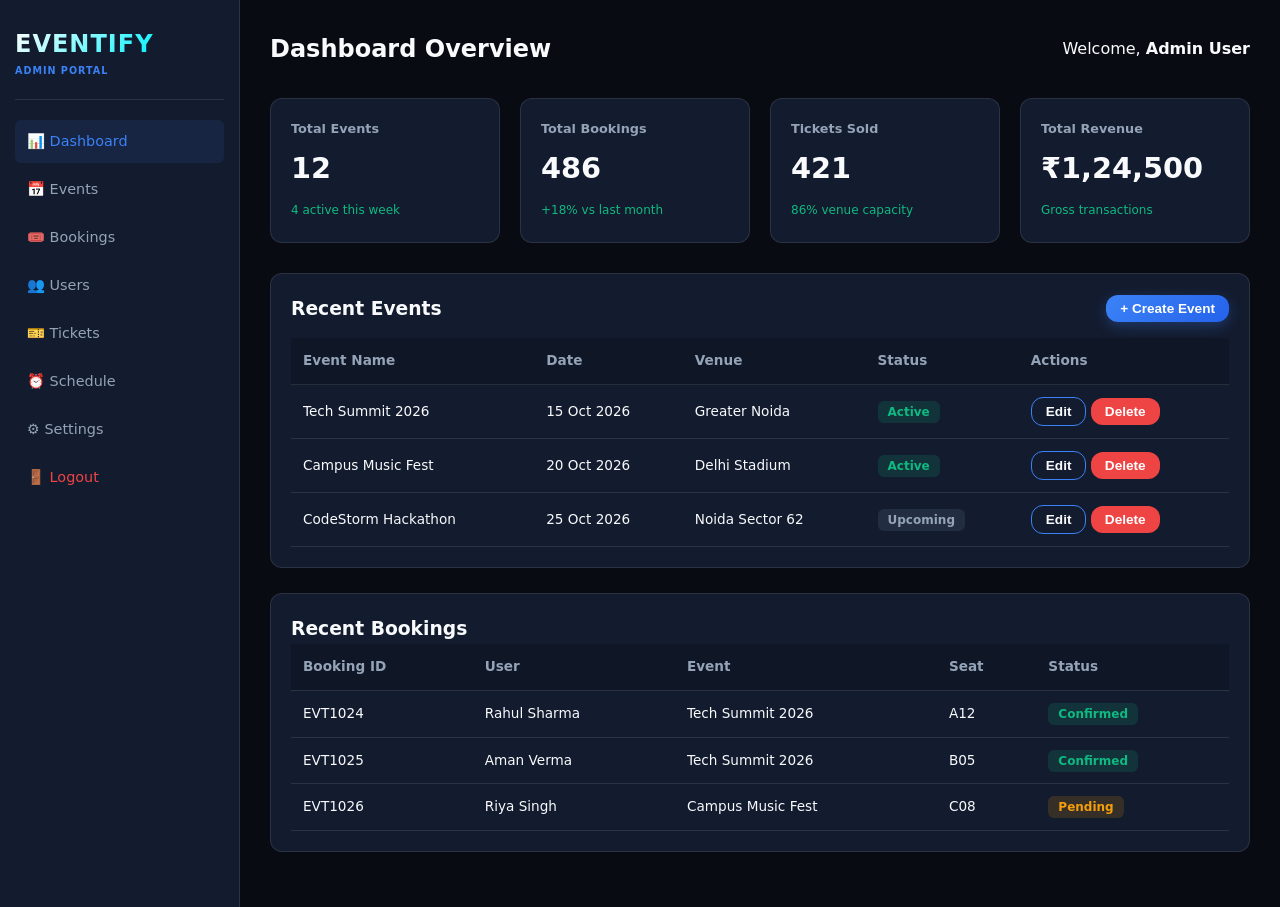
<file: admin.html>
<!DOCTYPE html>
<html lang="en">
<head>
  <meta charset="UTF-8">
  <meta name="viewport" content="width=device-width, initial-scale=1.0">
  <title>Admin Dashboard — Eventify</title>
  <link rel="stylesheet" href="style.css">
</head>
<body class="admin-body">

  <div class="admin-layout">
    
    <!-- Sidebar -->
    <aside class="admin-sidebar">
      <div class="sidebar-header">
        <span class="logo-text">EVENTIFY</span>
        <span class="admin-tag">ADMIN PORTAL</span>
      </div>

      <nav class="sidebar-nav">
        <a href="#" class="active">📊 Dashboard</a>
        <a href="events.html">📅 Events</a>
        <a href="#">🎟️ Bookings</a>
        <a href="#">👥 Users</a>
        <a href="tickets.html">🎫 Tickets</a>
        <a href="schedule.html">⏰ Schedule</a>
        <a href="#">⚙️ Settings</a>
        <a href="index.html" class="logout-link">🚪 Logout</a>
      </nav>
    </aside>

    <!-- Main Content Area -->
    <main class="admin-main">
      <header class="admin-header">
        <h2>Dashboard Overview</h2>
        <div class="admin-profile">
          <span>Welcome, <strong>Admin User</strong></span>
        </div>
      </header>

      <!-- Stat Cards -->
      <div class="stats-grid">
        <div class="stat-card">
          <h4>Total Events</h4>
          <span class="stat-num">12</span>
          <span class="stat-desc">4 active this week</span>
        </div>
        <div class="stat-card">
          <h4>Total Bookings</h4>
          <span class="stat-num">486</span>
          <span class="stat-desc">+18% vs last month</span>
        </div>
        <div class="stat-card">
          <h4>Tickets Sold</h4>
          <span class="stat-num">421</span>
          <span class="stat-desc">86% venue capacity</span>
        </div>
        <div class="stat-card">
          <h4>Total Revenue</h4>
          <span class="stat-num">₹1,24,500</span>
          <span class="stat-desc">Gross transactions</span>
        </div>
      </div>

      <!-- Recent Events Management Table -->
      <section class="admin-section">
        <div class="section-title-bar">
          <h3>Recent Events</h3>
          <button class="btn btn-sm btn-primary">+ Create Event</button>
        </div>
        <div class="table-responsive">
          <table class="admin-table">
            <thead>
              <tr>
                <th>Event Name</th>
                <th>Date</th>
                <th>Venue</th>
                <th>Status</th>
                <th>Actions</th>
              </tr>
            </thead>
            <tbody>
              <tr>
                <td>Tech Summit 2026</td>
                <td>15 Oct 2026</td>
                <td>Greater Noida</td>
                <td><span class="status-badge open">Active</span></td>
                <td>
                  <button class="btn btn-sm btn-outline">Edit</button>
                  <button class="btn btn-sm btn-danger">Delete</button>
                </td>
              </tr>
              <tr>
                <td>Campus Music Fest</td>
                <td>20 Oct 2026</td>
                <td>Delhi Stadium</td>
                <td><span class="status-badge open">Active</span></td>
                <td>
                  <button class="btn btn-sm btn-outline">Edit</button>
                  <button class="btn btn-sm btn-danger">Delete</button>
                </td>
              </tr>
              <tr>
                <td>CodeStorm Hackathon</td>
                <td>25 Oct 2026</td>
                <td>Noida Sector 62</td>
                <td><span class="status-badge soon">Upcoming</span></td>
                <td>
                  <button class="btn btn-sm btn-outline">Edit</button>
                  <button class="btn btn-sm btn-danger">Delete</button>
                </td>
              </tr>
            </tbody>
          </table>
        </div>
      </section>

      <!-- Recent Bookings Table -->
      <section class="admin-section">
        <h3>Recent Bookings</h3>
        <div class="table-responsive">
          <table class="admin-table">
            <thead>
              <tr>
                <th>Booking ID</th>
                <th>User</th>
                <th>Event</th>
                <th>Seat</th>
                <th>Status</th>
              </tr>
            </thead>
            <tbody>
              <tr>
                <td>EVT1024</td>
                <td>Rahul Sharma</td>
                <td>Tech Summit 2026</td>
                <td>A12</td>
                <td><span class="status-badge open">Confirmed</span></td>
              </tr>
              <tr>
                <td>EVT1025</td>
                <td>Aman Verma</td>
                <td>Tech Summit 2026</td>
                <td>B05</td>
                <td><span class="status-badge open">Confirmed</span></td>
              </tr>
              <tr>
                <td>EVT1026</td>
                <td>Riya Singh</td>
                <td>Campus Music Fest</td>
                <td>C08</td>
                <td><span class="status-badge urgent">Pending</span></td>
              </tr>
            </tbody>
          </table>
        </div>
      </section>

    </main>

  </div>

</body>
</html>
</file>
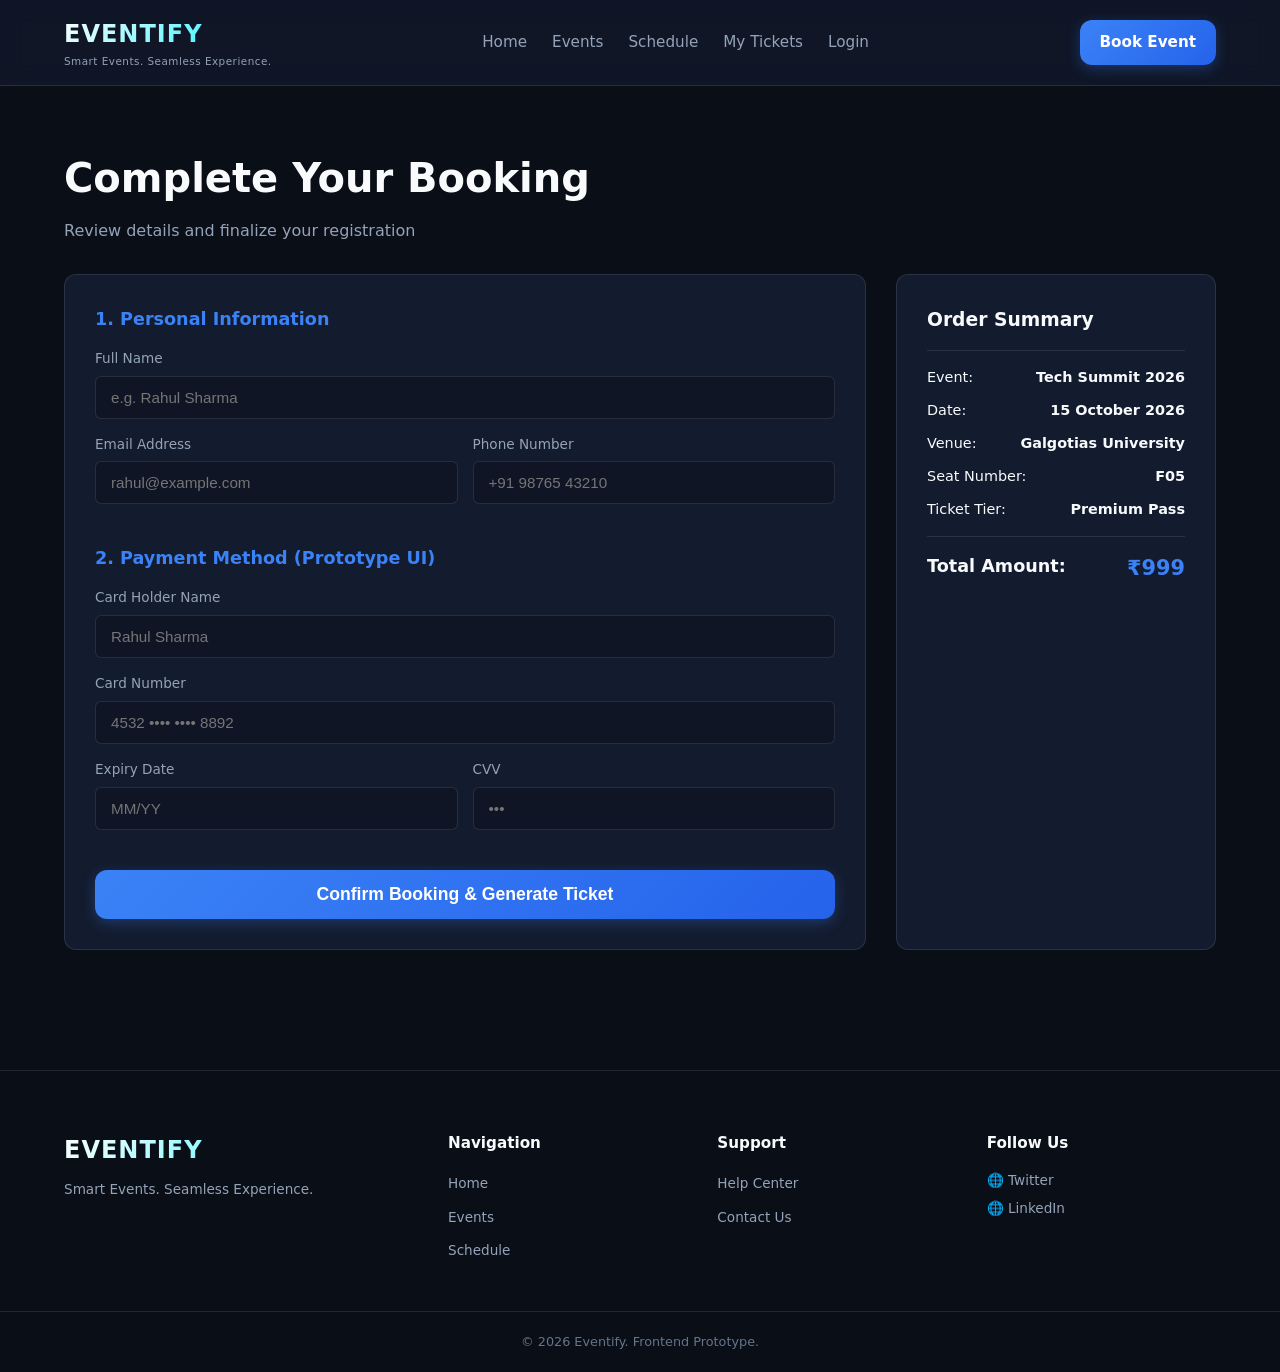
<file: booking.html>
<!DOCTYPE html>
<html lang="en">
<head>
  <meta charset="UTF-8">
  <meta name="viewport" content="width=device-width, initial-scale=1.0">
  <title>Complete Your Booking — Eventify</title>
  <link rel="stylesheet" href="style.css">
</head>
<body>

  <!-- Navbar -->
  <header class="navbar">
    <div class="container nav-container">
      <a href="index.html" class="brand">
        <span class="logo-text">EVENTIFY</span>
        <span class="tagline">Smart Events. Seamless Experience.</span>
      </a>
      <nav class="nav-links">
        <a href="index.html">Home</a>
        <a href="events.html">Events</a>
        <a href="schedule.html">Schedule</a>
        <a href="tickets.html">My Tickets</a>
        <a href="login.html">Login</a>
      </nav>
      <a href="events.html" class="btn btn-primary">Book Event</a>
    </div>
  </header>

  <main class="container section">
    <div class="page-title">
      <h1>Complete Your Booking</h1>
      <p>Review details and finalize your registration</p>
    </div>

    <div class="form-wrapper-grid">
      
      <!-- Checkout Form -->
      <form action="tickets.html" class="booking-form-card">
        
        <!-- Section 1 -->
        <div class="form-section">
          <h3>1. Personal Information</h3>
          <div class="form-group">
            <label for="fullname">Full Name</label>
            <input type="text" id="fullname" class="form-control" placeholder="e.g. Rahul Sharma" required>
          </div>
          <div class="form-grid-2">
            <div class="form-group">
              <label for="email">Email Address</label>
              <input type="email" id="email" class="form-control" placeholder="rahul@example.com" required>
            </div>
            <div class="form-group">
              <label for="phone">Phone Number</label>
              <input type="tel" id="phone" class="form-control" placeholder="+91 98765 43210" required>
            </div>
          </div>
        </div>

        <!-- Section 2 -->
        <div class="form-section">
          <h3>2. Payment Method (Prototype UI)</h3>
          <div class="form-group">
            <label for="cardholder">Card Holder Name</label>
            <input type="text" id="cardholder" class="form-control" placeholder="Rahul Sharma" required>
          </div>
          <div class="form-group">
            <label for="cardnum">Card Number</label>
            <input type="text" id="cardnum" class="form-control" placeholder="4532 •••• •••• 8892" required>
          </div>
          <div class="form-grid-2">
            <div class="form-group">
              <label for="expiry">Expiry Date</label>
              <input type="text" id="expiry" class="form-control" placeholder="MM/YY" required>
            </div>
            <div class="form-group">
              <label for="cvv">CVV</label>
              <input type="password" id="cvv" class="form-control" placeholder="•••" maxlength="4" required>
            </div>
          </div>
        </div>

        <button type="submit" class="btn btn-primary btn-lg full-width">Confirm Booking & Generate Ticket</button>
      </form>

      <!-- Event Summary Card -->
      <div class="checkout-summary-card">
        <h3>Order Summary</h3>
        <hr class="divider">
        <div class="summary-line">
          <span>Event:</span>
          <strong>Tech Summit 2026</strong>
        </div>
        <div class="summary-line">
          <span>Date:</span>
          <strong>15 October 2026</strong>
        </div>
        <div class="summary-line">
          <span>Venue:</span>
          <strong>Galgotias University</strong>
        </div>
        <div class="summary-line">
          <span>Seat Number:</span>
          <strong>F05</strong>
        </div>
        <div class="summary-line">
          <span>Ticket Tier:</span>
          <strong>Premium Pass</strong>
        </div>
        <hr class="divider">
        <div class="summary-line total">
          <span>Total Amount:</span>
          <span class="price-total">₹999</span>
        </div>
      </div>

    </div>
  </main>

  <!-- Footer -->
  <footer class="footer">
    <div class="container footer-grid">
      <div class="footer-col">
        <a href="index.html" class="brand"><span class="logo-text">EVENTIFY</span></a>
        <p>Smart Events. Seamless Experience.</p>
      </div>
      <div class="footer-col">
        <h4>Navigation</h4>
        <ul>
          <li><a href="index.html">Home</a></li>
          <li><a href="events.html">Events</a></li>
          <li><a href="schedule.html">Schedule</a></li>
        </ul>
      </div>
      <div class="footer-col">
        <h4>Support</h4>
        <ul>
          <li><a href="#">Help Center</a></li>
          <li><a href="#">Contact Us</a></li>
        </ul>
      </div>
      <div class="footer-col">
        <h4>Follow Us</h4>
        <div class="social-links">
          <span>🌐 Twitter</span>
          <span>🌐 LinkedIn</span>
        </div>
      </div>
    </div>
    <div class="footer-bottom">
      <p>&copy; 2026 Eventify. Frontend Prototype.</p>
    </div>
  </footer>

</body>
</html>
</file>
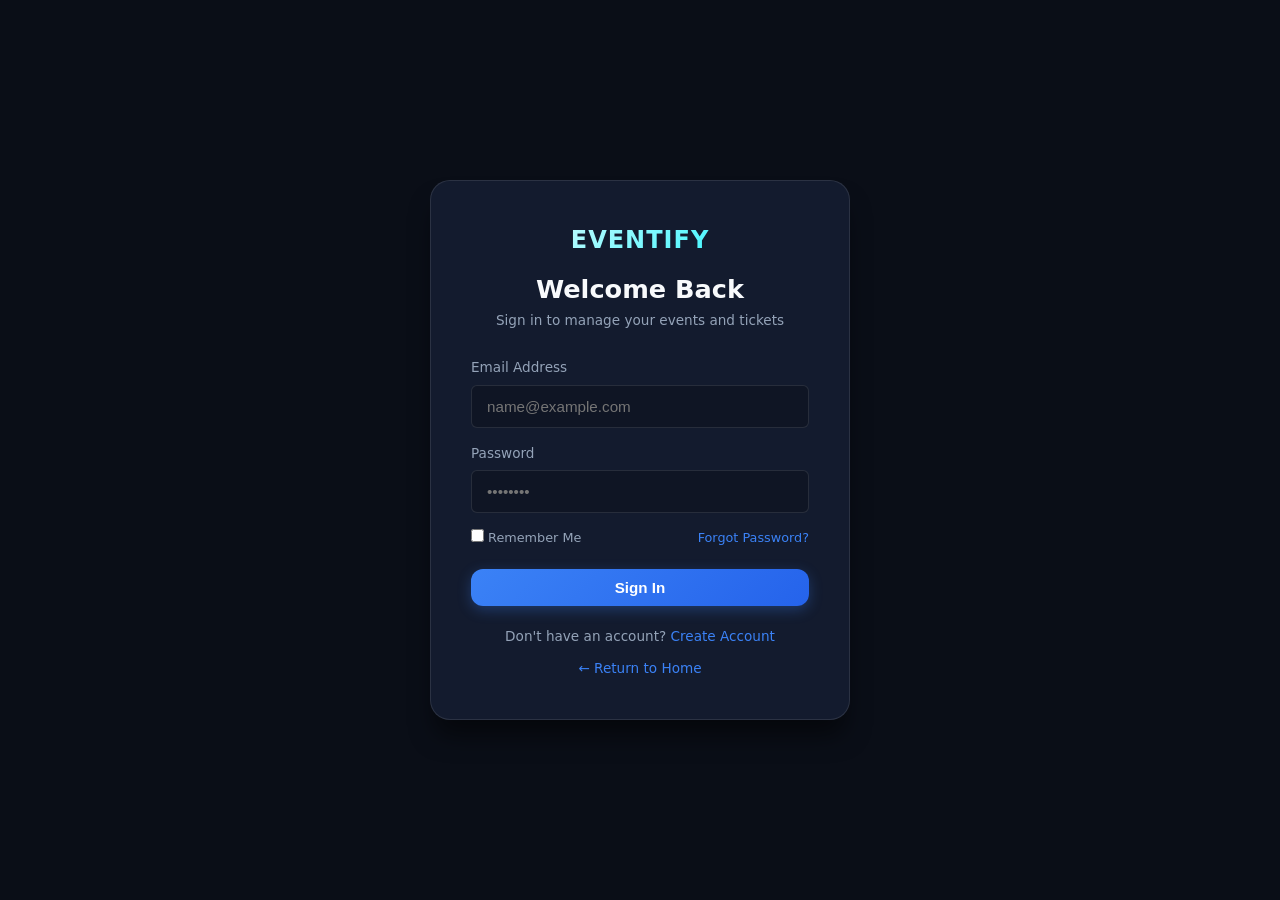
<file: login.html>
<!DOCTYPE html>
<html lang="en">
<head>
  <meta charset="UTF-8">
  <meta name="viewport" content="width=device-width, initial-scale=1.0">
  <title>Sign In — Eventify</title>
  <link rel="stylesheet" href="style.css">
</head>
<body class="auth-body">

  <div class="auth-card">
    <div class="auth-header">
      <a href="index.html" class="brand"><span class="logo-text">EVENTIFY</span></a>
      <h2>Welcome Back</h2>
      <p>Sign in to manage your events and tickets</p>
    </div>

    <form action="tickets.html" class="auth-form">
      <div class="form-group">
        <label for="email">Email Address</label>
        <input type="email" id="email" class="form-control" placeholder="name@example.com" required>
      </div>

      <div class="form-group">
        <label for="password">Password</label>
        <input type="password" id="password" class="form-control" placeholder="••••••••" required>
      </div>

      <div class="auth-options">
        <label class="remember-me">
          <input type="checkbox"> Remember Me
        </label>
        <a href="#" class="forgot-link">Forgot Password?</a>
      </div>

      <button type="submit" class="btn btn-primary full-width">Sign In</button>
    </form>

    <div class="auth-footer">
      <p>Don't have an account? <a href="register.html">Create Account</a></p>
      <p class="mt-10"><a href="index.html">← Return to Home</a></p>
    </div>
  </div>

</body>
</html>
</file>
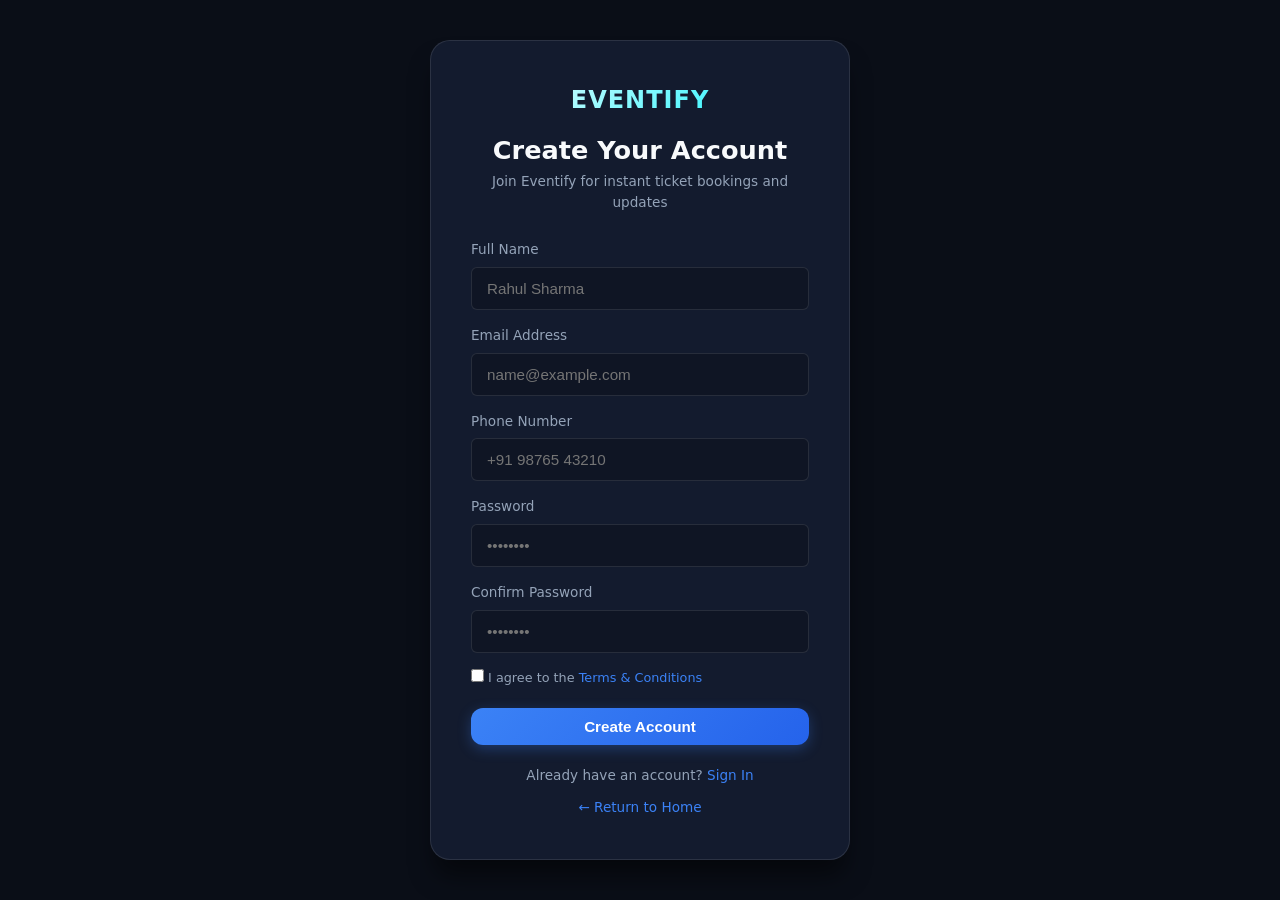
<file: register.html>
<!DOCTYPE html>
<html lang="en">
<head>
  <meta charset="UTF-8">
  <meta name="viewport" content="width=device-width, initial-scale=1.0">
  <title>Create Account — Eventify</title>
  <link rel="stylesheet" href="style.css">
</head>
<body class="auth-body">

  <div class="auth-card">
    <div class="auth-header">
      <a href="index.html" class="brand"><span class="logo-text">EVENTIFY</span></a>
      <h2>Create Your Account</h2>
      <p>Join Eventify for instant ticket bookings and updates</p>
    </div>

    <form action="login.html" class="auth-form">
      <div class="form-group">
        <label for="fullname">Full Name</label>
        <input type="text" id="fullname" class="form-control" placeholder="Rahul Sharma" required>
      </div>

      <div class="form-group">
        <label for="email">Email Address</label>
        <input type="email" id="email" class="form-control" placeholder="name@example.com" required>
      </div>

      <div class="form-group">
        <label for="phone">Phone Number</label>
        <input type="tel" id="phone" class="form-control" placeholder="+91 98765 43210" required>
      </div>

      <div class="form-group">
        <label for="password">Password</label>
        <input type="password" id="password" class="form-control" placeholder="••••••••" required>
      </div>

      <div class="form-group">
        <label for="confirm-password">Confirm Password</label>
        <input type="password" id="confirm-password" class="form-control" placeholder="••••••••" required>
      </div>

      <div class="auth-options">
        <label class="remember-me">
          <input type="checkbox" required> I agree to the <a href="#">Terms & Conditions</a>
        </label>
      </div>

      <button type="submit" class="btn btn-primary full-width">Create Account</button>
    </form>

    <div class="auth-footer">
      <p>Already have an account? <a href="login.html">Sign In</a></p>
      <p class="mt-10"><a href="index.html">← Return to Home</a></p>
    </div>
  </div>

</body>
</html>
</file>
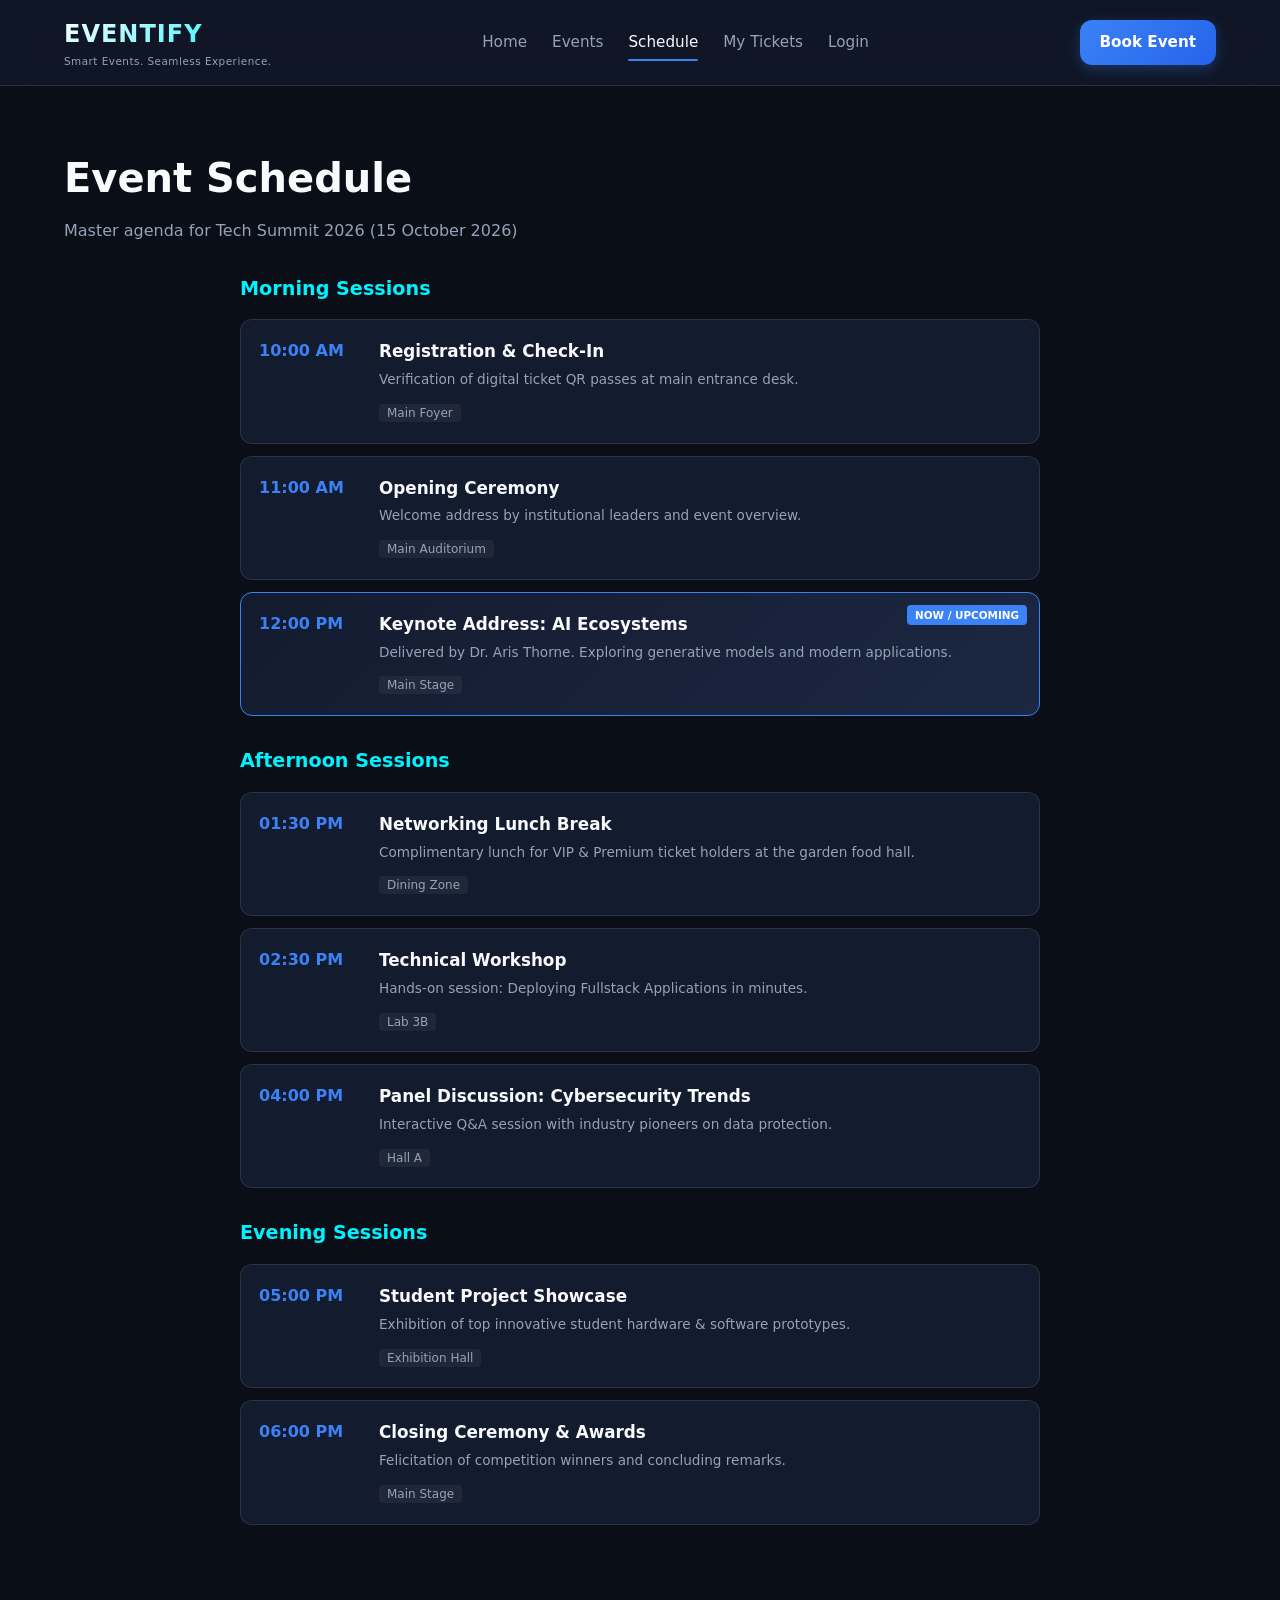
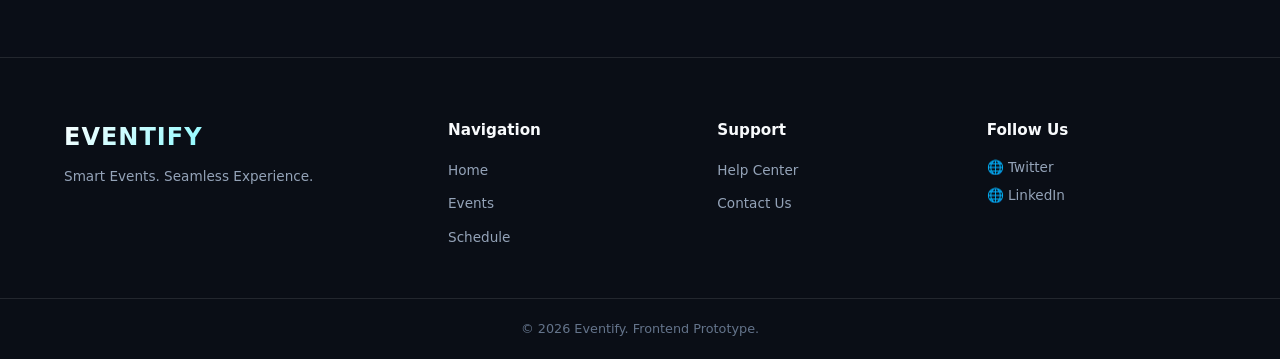
<file: schedule.html>
<!DOCTYPE html>
<html lang="en">
<head>
  <meta charset="UTF-8">
  <meta name="viewport" content="width=device-width, initial-scale=1.0">
  <title>Event Schedule — Eventify</title>
  <link rel="stylesheet" href="style.css">
</head>
<body>

  <!-- Navbar -->
  <header class="navbar">
    <div class="container nav-container">
      <a href="index.html" class="brand">
        <span class="logo-text">EVENTIFY</span>
        <span class="tagline">Smart Events. Seamless Experience.</span>
      </a>
      <nav class="nav-links">
        <a href="index.html">Home</a>
        <a href="events.html">Events</a>
        <a href="schedule.html" class="active">Schedule</a>
        <a href="tickets.html">My Tickets</a>
        <a href="login.html">Login</a>
      </nav>
      <a href="events.html" class="btn btn-primary">Book Event</a>
    </div>
  </header>

  <main class="container section">
    <div class="page-title">
      <h1>Event Schedule</h1>
      <p>Master agenda for Tech Summit 2026 (15 October 2026)</p>
    </div>

    <!-- Timeline Container -->
    <div class="schedule-container">
      
      <!-- Morning Block -->
      <div class="schedule-block">
        <h2 class="time-block-header">Morning Sessions</h2>
        
        <div class="timeline-item">
          <div class="time-slot">10:00 AM</div>
          <div class="timeline-content">
            <h3>Registration & Check-In</h3>
            <p>Verification of digital ticket QR passes at main entrance desk.</p>
            <span class="location-badge">Main Foyer</span>
          </div>
        </div>

        <div class="timeline-item">
          <div class="time-slot">11:00 AM</div>
          <div class="timeline-content">
            <h3>Opening Ceremony</h3>
            <p>Welcome address by institutional leaders and event overview.</p>
            <span class="location-badge">Main Auditorium</span>
          </div>
        </div>

        <!-- Highlighted Active Session -->
        <div class="timeline-item active-session">
          <span class="now-badge">NOW / UPCOMING</span>
          <div class="time-slot">12:00 PM</div>
          <div class="timeline-content">
            <h3>Keynote Address: AI Ecosystems</h3>
            <p>Delivered by Dr. Aris Thorne. Exploring generative models and modern applications.</p>
            <span class="location-badge">Main Stage</span>
          </div>
        </div>
      </div>

      <!-- Afternoon Block -->
      <div class="schedule-block">
        <h2 class="time-block-header">Afternoon Sessions</h2>

        <div class="timeline-item">
          <div class="time-slot">01:30 PM</div>
          <div class="timeline-content">
            <h3>Networking Lunch Break</h3>
            <p>Complimentary lunch for VIP & Premium ticket holders at the garden food hall.</p>
            <span class="location-badge">Dining Zone</span>
          </div>
        </div>

        <div class="timeline-item">
          <div class="time-slot">02:30 PM</div>
          <div class="timeline-content">
            <h3>Technical Workshop</h3>
            <p>Hands-on session: Deploying Fullstack Applications in minutes.</p>
            <span class="location-badge">Lab 3B</span>
          </div>
        </div>

        <div class="timeline-item">
          <div class="time-slot">04:00 PM</div>
          <div class="timeline-content">
            <h3>Panel Discussion: Cybersecurity Trends</h3>
            <p>Interactive Q&A session with industry pioneers on data protection.</p>
            <span class="location-badge">Hall A</span>
          </div>
        </div>
      </div>

      <!-- Evening Block -->
      <div class="schedule-block">
        <h2 class="time-block-header">Evening Sessions</h2>

        <div class="timeline-item">
          <div class="time-slot">05:00 PM</div>
          <div class="timeline-content">
            <h3>Student Project Showcase</h3>
            <p>Exhibition of top innovative student hardware & software prototypes.</p>
            <span class="location-badge">Exhibition Hall</span>
          </div>
        </div>

        <div class="timeline-item">
          <div class="time-slot">06:00 PM</div>
          <div class="timeline-content">
            <h3>Closing Ceremony & Awards</h3>
            <p>Felicitation of competition winners and concluding remarks.</p>
            <span class="location-badge">Main Stage</span>
          </div>
        </div>
      </div>

    </div>
  </main>

  <!-- Footer -->
  <footer class="footer">
    <div class="container footer-grid">
      <div class="footer-col">
        <a href="index.html" class="brand"><span class="logo-text">EVENTIFY</span></a>
        <p>Smart Events. Seamless Experience.</p>
      </div>
      <div class="footer-col">
        <h4>Navigation</h4>
        <ul>
          <li><a href="index.html">Home</a></li>
          <li><a href="events.html">Events</a></li>
          <li><a href="schedule.html">Schedule</a></li>
        </ul>
      </div>
      <div class="footer-col">
        <h4>Support</h4>
        <ul>
          <li><a href="#">Help Center</a></li>
          <li><a href="#">Contact Us</a></li>
        </ul>
      </div>
      <div class="footer-col">
        <h4>Follow Us</h4>
        <div class="social-links">
          <span>🌐 Twitter</span>
          <span>🌐 LinkedIn</span>
        </div>
      </div>
    </div>
    <div class="footer-bottom">
      <p>&copy; 2026 Eventify. Frontend Prototype.</p>
    </div>
  </footer>

</body>
</html>
</file>
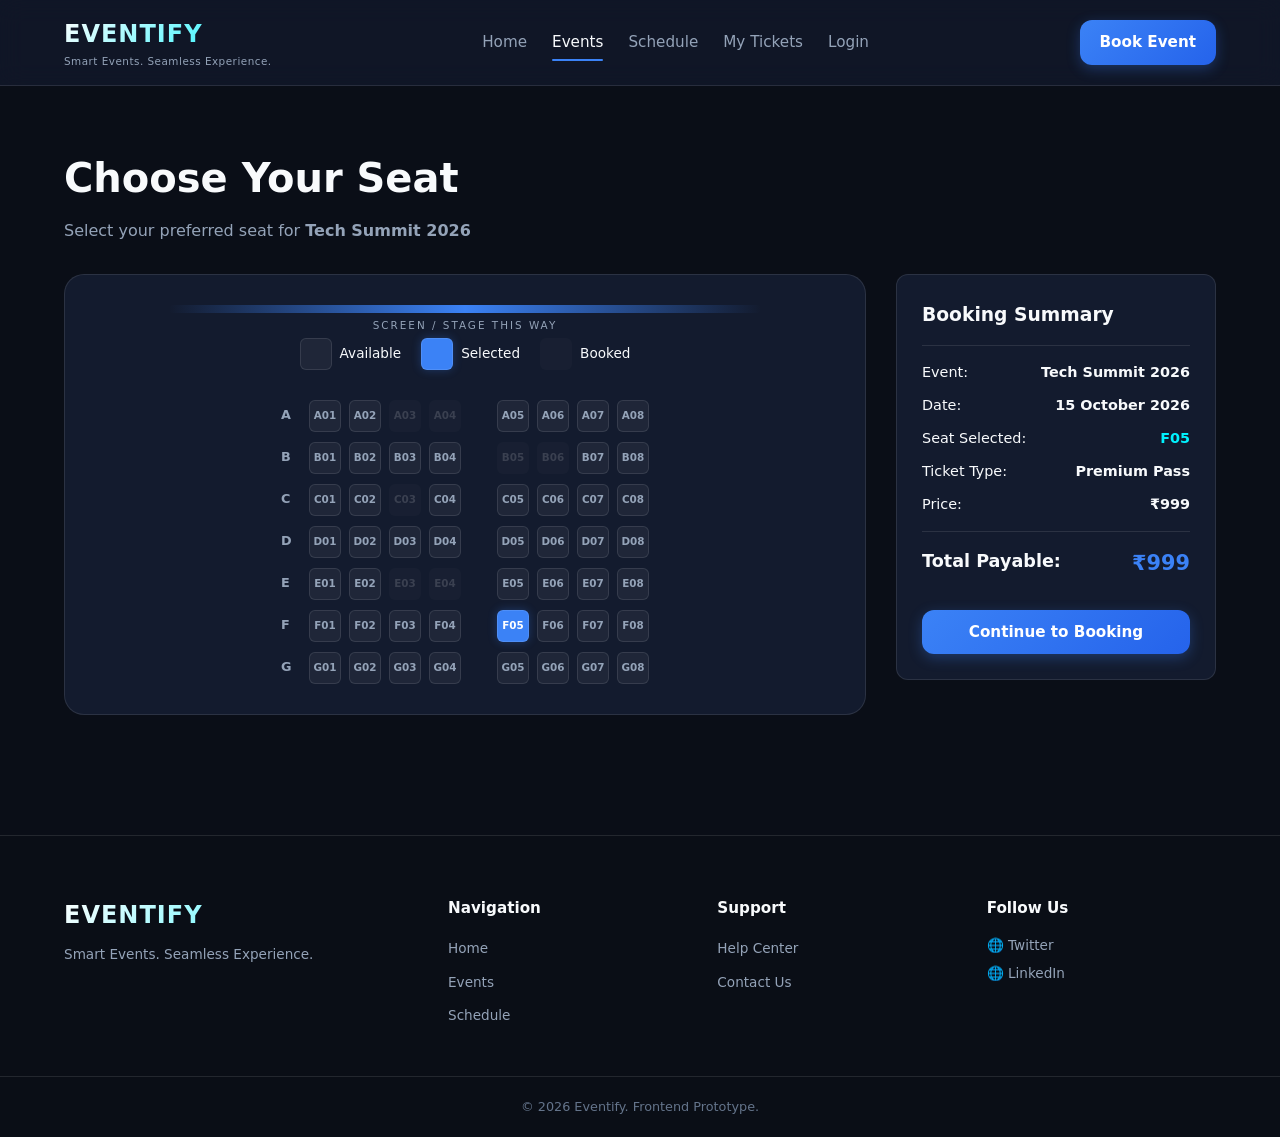
<file: seats.html>
<!DOCTYPE html>
<html lang="en">
<head>
  <meta charset="UTF-8">
  <meta name="viewport" content="width=device-width, initial-scale=1.0">
  <title>Choose Your Seat — Eventify</title>
  <link rel="stylesheet" href="style.css">
</head>
<body>

  <!-- Navbar -->
  <header class="navbar">
    <div class="container nav-container">
      <a href="index.html" class="brand">
        <span class="logo-text">EVENTIFY</span>
        <span class="tagline">Smart Events. Seamless Experience.</span>
      </a>
      <nav class="nav-links">
        <a href="index.html">Home</a>
        <a href="events.html" class="active">Events</a>
        <a href="schedule.html">Schedule</a>
        <a href="tickets.html">My Tickets</a>
        <a href="login.html">Login</a>
      </nav>
      <a href="events.html" class="btn btn-primary">Book Event</a>
    </div>
  </header>

  <main class="container section">
    <div class="page-title">
      <h1>Choose Your Seat</h1>
      <p>Select your preferred seat for <strong>Tech Summit 2026</strong></p>
    </div>

    <div class="seat-booking-layout">
      
      <!-- Seat Map Section -->
      <div class="seat-map-wrapper">
        <div class="screen-indicator">
          <span>SCREEN / STAGE THIS WAY</span>
        </div>

        <div class="seat-legend">
          <div class="legend-item"><span class="seat available"></span> Available</div>
          <div class="legend-item"><span class="seat selected"></span> Selected</div>
          <div class="legend-item"><span class="seat booked"></span> Booked</div>
        </div>

        <!-- Seat Grid Layout -->
        <div class="seats-grid">
          
          <!-- Row A -->
          <div class="seat-row">
            <span class="row-label">A</span>
            <span class="seat available">A01</span>
            <span class="seat available">A02</span>
            <span class="seat booked">A03</span>
            <span class="seat booked">A04</span>
            <div class="aisle"></div>
            <span class="seat available">A05</span>
            <span class="seat available">A06</span>
            <span class="seat available">A07</span>
            <span class="seat available">A08</span>
          </div>

          <!-- Row B -->
          <div class="seat-row">
            <span class="row-label">B</span>
            <span class="seat available">B01</span>
            <span class="seat available">B02</span>
            <span class="seat available">B03</span>
            <span class="seat available">B04</span>
            <div class="aisle"></div>
            <span class="seat booked">B05</span>
            <span class="seat booked">B06</span>
            <span class="seat available">B07</span>
            <span class="seat available">B08</span>
          </div>

          <!-- Row C -->
          <div class="seat-row">
            <span class="row-label">C</span>
            <span class="seat available">C01</span>
            <span class="seat available">C02</span>
            <span class="seat booked">C03</span>
            <span class="seat available">C04</span>
            <div class="aisle"></div>
            <span class="seat available">C05</span>
            <span class="seat available">C06</span>
            <span class="seat available">C07</span>
            <span class="seat available">C08</span>
          </div>

          <!-- Row D -->
          <div class="seat-row">
            <span class="row-label">D</span>
            <span class="seat available">D01</span>
            <span class="seat available">D02</span>
            <span class="seat available">D03</span>
            <span class="seat available">D04</span>
            <div class="aisle"></div>
            <span class="seat available">D05</span>
            <span class="seat available">D06</span>
            <span class="seat available">D07</span>
            <span class="seat available">D08</span>
          </div>

          <!-- Row E -->
          <div class="seat-row">
            <span class="row-label">E</span>
            <span class="seat available">E01</span>
            <span class="seat available">E02</span>
            <span class="seat booked">E03</span>
            <span class="seat booked">E04</span>
            <div class="aisle"></div>
            <span class="seat available">E05</span>
            <span class="seat available">E06</span>
            <span class="seat available">E07</span>
            <span class="seat available">E08</span>
          </div>

          <!-- Row F -->
          <div class="seat-row">
            <span class="row-label">F</span>
            <span class="seat available">F01</span>
            <span class="seat available">F02</span>
            <span class="seat available">F03</span>
            <span class="seat available">F04</span>
            <div class="aisle"></div>
            <span class="seat selected">F05</span>
            <span class="seat available">F06</span>
            <span class="seat available">F07</span>
            <span class="seat available">F08</span>
          </div>

          <!-- Row G -->
          <div class="seat-row">
            <span class="row-label">G</span>
            <span class="seat available">G01</span>
            <span class="seat available">G02</span>
            <span class="seat available">G03</span>
            <span class="seat available">G04</span>
            <div class="aisle"></div>
            <span class="seat available">G05</span>
            <span class="seat available">G06</span>
            <span class="seat available">G07</span>
            <span class="seat available">G08</span>
          </div>

        </div>
      </div>

      <!-- Booking Summary Sidebar -->
      <div class="booking-summary-card">
        <h3>Booking Summary</h3>
        <hr class="divider">
        <div class="summary-line">
          <span>Event:</span>
          <strong>Tech Summit 2026</strong>
        </div>
        <div class="summary-line">
          <span>Date:</span>
          <strong>15 October 2026</strong>
        </div>
        <div class="summary-line">
          <span>Seat Selected:</span>
          <strong class="highlight-text">F05</strong>
        </div>
        <div class="summary-line">
          <span>Ticket Type:</span>
          <strong>Premium Pass</strong>
        </div>
        <div class="summary-line">
          <span>Price:</span>
          <strong>₹999</strong>
        </div>
        <hr class="divider">
        <div class="summary-line total">
          <span>Total Payable:</span>
          <span class="price-total">₹999</span>
        </div>

        <a href="booking.html" class="btn btn-primary full-width mt-20">Continue to Booking</a>
      </div>

    </div>
  </main>

  <!-- Footer -->
  <footer class="footer">
    <div class="container footer-grid">
      <div class="footer-col">
        <a href="index.html" class="brand"><span class="logo-text">EVENTIFY</span></a>
        <p>Smart Events. Seamless Experience.</p>
      </div>
      <div class="footer-col">
        <h4>Navigation</h4>
        <ul>
          <li><a href="index.html">Home</a></li>
          <li><a href="events.html">Events</a></li>
          <li><a href="schedule.html">Schedule</a></li>
        </ul>
      </div>
      <div class="footer-col">
        <h4>Support</h4>
        <ul>
          <li><a href="#">Help Center</a></li>
          <li><a href="#">Contact Us</a></li>
        </ul>
      </div>
      <div class="footer-col">
        <h4>Follow Us</h4>
        <div class="social-links">
          <span>🌐 Twitter</span>
          <span>🌐 LinkedIn</span>
        </div>
      </div>
    </div>
    <div class="footer-bottom">
      <p>&copy; 2026 Eventify. Frontend Prototype.</p>
    </div>
  </footer>

</body>
</html>
</file>
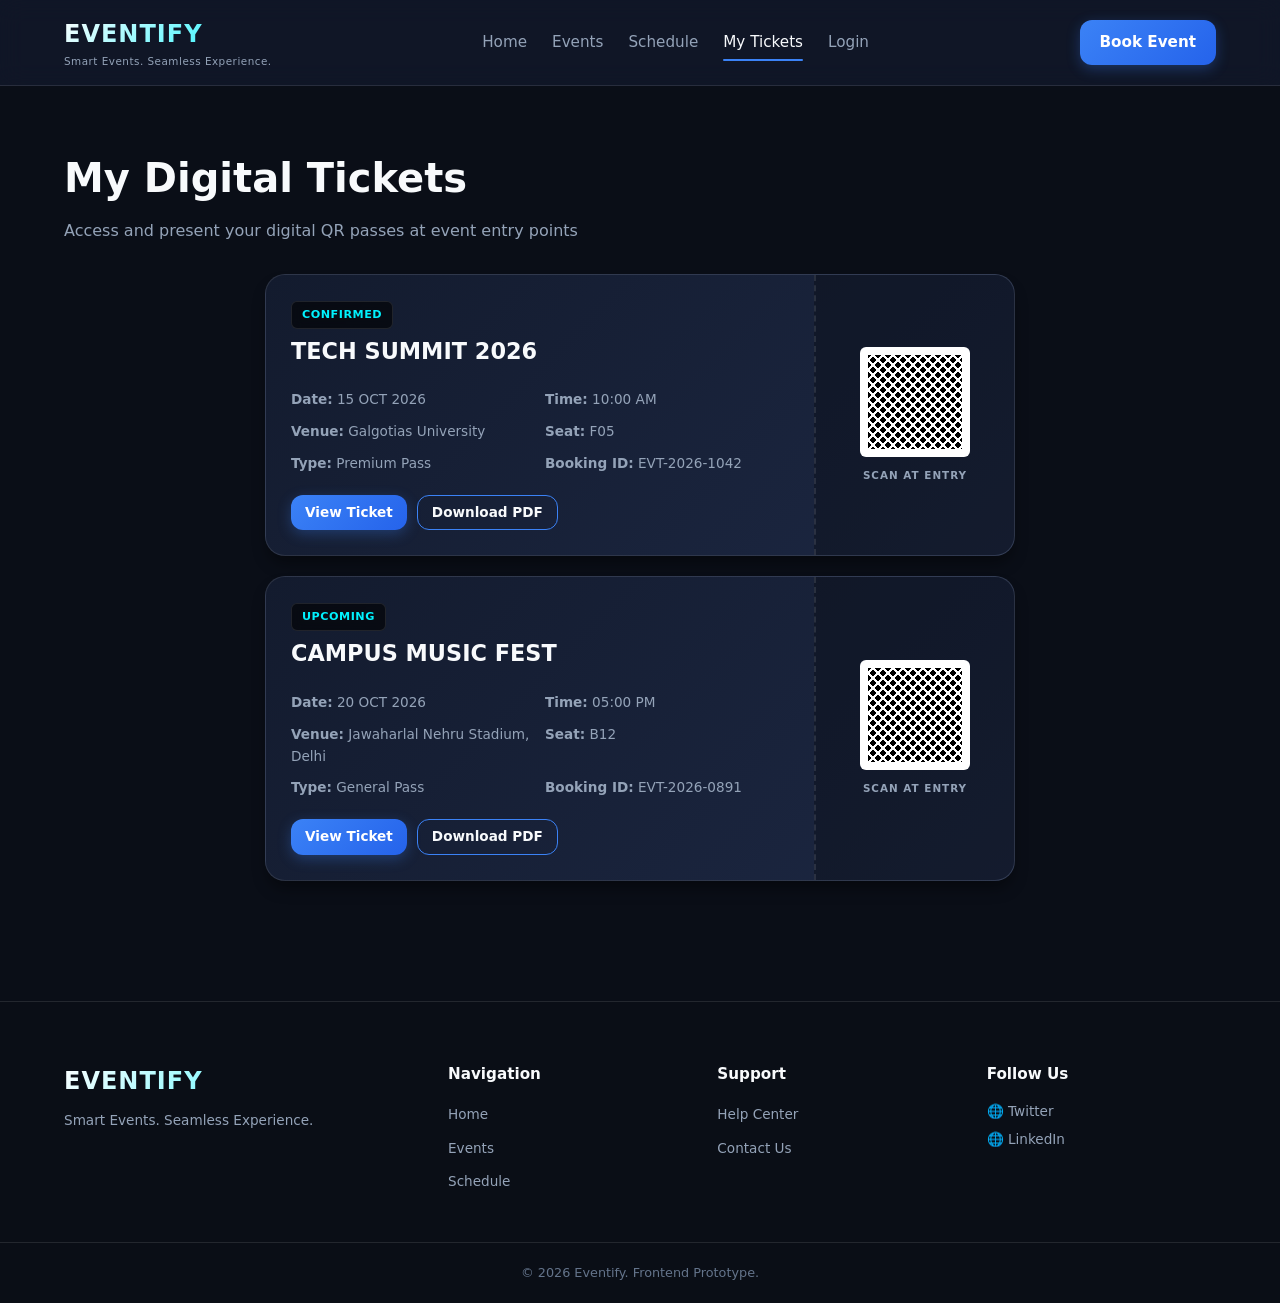
<file: tickets.html>
<!DOCTYPE html>
<html lang="en">
<head>
  <meta charset="UTF-8">
  <meta name="viewport" content="width=device-width, initial-scale=1.0">
  <title>My Tickets — Eventify</title>
  <link rel="stylesheet" href="style.css">
</head>
<body>

  <!-- Navbar -->
  <header class="navbar">
    <div class="container nav-container">
      <a href="index.html" class="brand">
        <span class="logo-text">EVENTIFY</span>
        <span class="tagline">Smart Events. Seamless Experience.</span>
      </a>
      <nav class="nav-links">
        <a href="index.html">Home</a>
        <a href="events.html">Events</a>
        <a href="schedule.html">Schedule</a>
        <a href="tickets.html" class="active">My Tickets</a>
        <a href="login.html">Login</a>
      </nav>
      <a href="events.html" class="btn btn-primary">Book Event</a>
    </div>
  </header>

  <main class="container section">
    <div class="page-title">
      <h1>My Digital Tickets</h1>
      <p>Access and present your digital QR passes at event entry points</p>
    </div>

    <div class="tickets-container">
      
      <!-- Digital Ticket Card 1 -->
      <div class="digital-ticket-card">
        <div class="ticket-main-info">
          <div class="ticket-header">
            <span class="category-badge">CONFIRMED</span>
            <h2>TECH SUMMIT 2026</h2>
          </div>
          <div class="ticket-details-grid">
            <p><strong>Date:</strong> 15 OCT 2026</p>
            <p><strong>Time:</strong> 10:00 AM</p>
            <p><strong>Venue:</strong> Galgotias University</p>
            <p><strong>Seat:</strong> F05</p>
            <p><strong>Type:</strong> Premium Pass</p>
            <p><strong>Booking ID:</strong> EVT-2026-1042</p>
          </div>
          <div class="ticket-actions">
            <a href="#" class="btn btn-sm btn-primary">View Ticket</a>
            <a href="#" class="btn btn-sm btn-outline">Download PDF</a>
          </div>
        </div>

        <div class="ticket-qr-side">
          <div class="qr-placeholder">
            <div class="qr-grid"></div>
          </div>
          <span class="qr-label">SCAN AT ENTRY</span>
        </div>
      </div>

      <!-- Digital Ticket Card 2 -->
      <div class="digital-ticket-card">
        <div class="ticket-main-info">
          <div class="ticket-header">
            <span class="category-badge">UPCOMING</span>
            <h2>CAMPUS MUSIC FEST</h2>
          </div>
          <div class="ticket-details-grid">
            <p><strong>Date:</strong> 20 OCT 2026</p>
            <p><strong>Time:</strong> 05:00 PM</p>
            <p><strong>Venue:</strong> Jawaharlal Nehru Stadium, Delhi</p>
            <p><strong>Seat:</strong> B12</p>
            <p><strong>Type:</strong> General Pass</p>
            <p><strong>Booking ID:</strong> EVT-2026-0891</p>
          </div>
          <div class="ticket-actions">
            <a href="#" class="btn btn-sm btn-primary">View Ticket</a>
            <a href="#" class="btn btn-sm btn-outline">Download PDF</a>
          </div>
        </div>

        <div class="ticket-qr-side">
          <div class="qr-placeholder">
            <div class="qr-grid"></div>
          </div>
          <span class="qr-label">SCAN AT ENTRY</span>
        </div>
      </div>

    </div>
  </main>

  <!-- Footer -->
  <footer class="footer">
    <div class="container footer-grid">
      <div class="footer-col">
        <a href="index.html" class="brand"><span class="logo-text">EVENTIFY</span></a>
        <p>Smart Events. Seamless Experience.</p>
      </div>
      <div class="footer-col">
        <h4>Navigation</h4>
        <ul>
          <li><a href="index.html">Home</a></li>
          <li><a href="events.html">Events</a></li>
          <li><a href="schedule.html">Schedule</a></li>
        </ul>
      </div>
      <div class="footer-col">
        <h4>Support</h4>
        <ul>
          <li><a href="#">Help Center</a></li>
          <li><a href="#">Contact Us</a></li>
        </ul>
      </div>
      <div class="footer-col">
        <h4>Follow Us</h4>
        <div class="social-links">
          <span>🌐 Twitter</span>
          <span>🌐 LinkedIn</span>
        </div>
      </div>
    </div>
    <div class="footer-bottom">
      <p>&copy; 2026 Eventify. Frontend Prototype.</p>
    </div>
  </footer>

</body>
</html>
</file>
<file: style.css>
/* ==========================================================================
   EVENTIFY — SMART EVENT MANAGEMENT & TICKETING PORTAL
   Stylesheet: style.css
   ========================================================================== */

/* --------------------------------------------------------------------------
   1. DESIGN SYSTEM & CSS VARIABLES
   -------------------------------------------------------------------------- */
:root {
  /* Color Palette */
  --bg-dark: #0a0e17;
  --bg-card: #131b2e;
  --bg-card-hover: #1c2742;
  --bg-glass: rgba(19, 27, 46, 0.7);
  
  --primary: #3b82f6;
  --primary-hover: #2563eb;
  --primary-glow: rgba(59, 130, 246, 0.3);
  
  --accent: #00f2fe;
  --secondary: #64748b;
  --danger: #ef4444;
  --success: #10b981;
  --warning: #f59e0b;

  --text-main: #f8fafc;
  --text-muted: #94a3b8;
  --text-dim: #64748b;

  --border-color: rgba(255, 255, 255, 0.08);
  --border-focus: rgba(59, 130, 246, 0.5);

  /* Layout & Geometry */
  --max-width: 1200px;
  --radius-sm: 6px;
  --radius-md: 12px;
  --radius-lg: 20px;
  
  /* Elevation & Glows */
  --shadow-sm: 0 4px 6px -1px rgba(0, 0, 0, 0.3);
  --shadow-md: 0 10px 15px -3px rgba(0, 0, 0, 0.4);
  --shadow-lg: 0 20px 25px -5px rgba(0, 0, 0, 0.5);
  --glass-border: 1px solid rgba(255, 255, 255, 0.1);

  /* Transitions */
  --transition: all 0.3s cubic-bezier(0.4, 0, 0.2, 1);
}

/* --------------------------------------------------------------------------
   2. GLOBAL RESETS & BASE STYLES
   -------------------------------------------------------------------------- */
* {
  margin: 0;
  padding: 0;
  box-sizing: border-box;
}

body {
  font-family: system-ui, -apple-system, BlinkMacSystemFont, "Segoe UI", Roboto, Oxygen, Ubuntu, Cantarell, sans-serif;
  background-color: var(--bg-dark);
  color: var(--text-main);
  line-height: 1.6;
  overflow-x: hidden;
}

a {
  color: inherit;
  text-decoration: none;
}

ul {
  list-style: none;
}

img {
  max-width: 100%;
  height: auto;
  display: block;
}

.container {
  width: 90%;
  max-width: var(--max-width);
  margin: 0 auto;
}

.section {
  padding: 60px 0;
}

.section-alt {
  background-color: rgba(255, 255, 255, 0.02);
}

.section-header {
  text-align: center;
  margin-bottom: 40px;
}

.section-header h2 {
  font-size: 2.2rem;
  font-weight: 700;
  margin-bottom: 8px;
}

.section-header p {
  color: var(--text-muted);
  font-size: 1.05rem;
}

.page-title {
  margin-bottom: 30px;
}

.page-title h1 {
  font-size: 2.5rem;
  margin-bottom: 8px;
}

.page-title p {
  color: var(--text-muted);
}

.gradient-text {
  background: linear-gradient(135deg, var(--primary), var(--accent));
  -webkit-background-clip: text;
  -webkit-text-fill-color: transparent;
}

.divider {
  border: none;
  border-top: var(--glass-border);
  margin: 15px 0;
}

.full-width {
  width: 100%;
}

.mt-10 { margin-top: 10px; }
.mt-20 { margin-top: 20px; }

/* --------------------------------------------------------------------------
   3. BUTTONS & BADGES
   -------------------------------------------------------------------------- */
.btn {
  display: inline-flex;
  align-items: center;
  justify-content: center;
  padding: 10px 20px;
  border-radius: var(--radius-md);
  font-weight: 600;
  font-size: 0.95rem;
  cursor: pointer;
  transition: var(--transition);
  border: none;
  outline: none;
}

.btn-primary {
  background: linear-gradient(135deg, var(--primary), var(--primary-hover));
  color: #fff;
  box-shadow: 0 4px 14px var(--primary-glow);
}

.btn-primary:hover {
  transform: translateY(-2px);
  box-shadow: 0 6px 20px rgba(59, 130, 246, 0.5);
}

.btn-secondary {
  background-color: var(--bg-card);
  color: var(--text-main);
  border: var(--glass-border);
}

.btn-secondary:hover {
  background-color: var(--bg-card-hover);
  border-color: var(--primary);
  transform: translateY(-2px);
}

.btn-outline {
  background: transparent;
  color: var(--text-main);
  border: 1px solid var(--primary);
}

.btn-outline:hover {
  background: var(--primary);
  color: #fff;
}

.btn-danger {
  background-color: var(--danger);
  color: #fff;
}

.btn-danger:hover {
  opacity: 0.9;
}

.btn-sm {
  padding: 6px 14px;
  font-size: 0.85rem;
}

.btn-lg {
  padding: 14px 28px;
  font-size: 1.1rem;
}

.badge {
  display: inline-block;
  padding: 4px 12px;
  border-radius: 50px;
  font-size: 0.75rem;
  font-weight: 700;
  letter-spacing: 0.5px;
  text-transform: uppercase;
  background-color: rgba(59, 130, 246, 0.15);
  color: var(--primary);
  border: 1px solid rgba(59, 130, 246, 0.3);
}

.category-badge {
  display: inline-block;
  padding: 4px 10px;
  border-radius: var(--radius-sm);
  font-size: 0.7rem;
  font-weight: 700;
  letter-spacing: 0.5px;
  background: rgba(0, 0, 0, 0.6);
  backdrop-filter: blur(4px);
  color: var(--accent);
  border: var(--glass-border);
}

.status-badge {
  padding: 4px 10px;
  border-radius: var(--radius-sm);
  font-size: 0.75rem;
  font-weight: 600;
}

.status-badge.open {
  background-color: rgba(16, 185, 129, 0.15);
  color: var(--success);
}

.status-badge.urgent {
  background-color: rgba(245, 158, 11, 0.15);
  color: var(--warning);
}

.status-badge.soon {
  background-color: rgba(100, 116, 139, 0.2);
  color: var(--text-muted);
}

/* --------------------------------------------------------------------------
   4. NAVIGATION BAR
   -------------------------------------------------------------------------- */
.navbar {
  background-color: var(--bg-glass);
  backdrop-filter: blur(12px);
  border-bottom: var(--glass-border);
  position: sticky;
  top: 0;
  z-index: 100;
  padding: 15px 0;
}

.nav-container {
  display: flex;
  align-items: center;
  justify-content: space-between;
}

.brand {
  display: flex;
  flex-direction: column;
}

.logo-text {
  font-size: 1.5rem;
  font-weight: 800;
  letter-spacing: 1px;
  background: linear-gradient(135deg, #fff, var(--accent));
  -webkit-background-clip: text;
  -webkit-text-fill-color: transparent;
}

.tagline {
  font-size: 0.65rem;
  color: var(--text-muted);
  letter-spacing: 0.5px;
}

.nav-links {
  display: flex;
  gap: 25px;
}

.nav-links a {
  font-size: 0.95rem;
  color: var(--text-muted);
  transition: var(--transition);
  position: relative;
}

.nav-links a:hover,
.nav-links a.active {
  color: var(--text-main);
}

.nav-links a.active::after {
  content: '';
  position: absolute;
  bottom: -6px;
  left: 0;
  width: 100%;
  height: 2px;
  background-color: var(--primary);
  border-radius: 2px;
}

/* --------------------------------------------------------------------------
   5. HERO SECTION
   -------------------------------------------------------------------------- */
.hero {
  padding: 80px 0;
  position: relative;
}

.hero-container {
  display: grid;
  grid-template-columns: 1.2fr 0.8fr;
  gap: 40px;
  align-items: center;
}

.hero-content h1 {
  font-size: 3rem;
  line-height: 1.15;
  margin: 15px 0 20px 0;
}

.hero-content p {
  font-size: 1.15rem;
  color: var(--text-muted);
  margin-bottom: 30px;
  max-width: 540px;
}

.hero-buttons {
  display: flex;
  gap: 15px;
}

.hero-visual {
  display: flex;
  justify-content: center;
}

.featured-preview-card {
  background: linear-gradient(135deg, var(--bg-card), rgba(30, 41, 59, 0.8));
  border: var(--glass-border);
  padding: 30px;
  border-radius: var(--radius-lg);
  box-shadow: var(--shadow-lg);
  width: 100%;
  max-width: 380px;
}

.category-tag {
  font-size: 0.7rem;
  color: var(--accent);
  letter-spacing: 1px;
  font-weight: 700;
}

.featured-preview-card h3 {
  font-size: 1.5rem;
  margin: 10px 0;
}

.featured-preview-card p {
  color: var(--text-muted);
  font-size: 0.9rem;
  margin-bottom: 20px;
}

.hero-card-footer {
  display: flex;
  justify-content: space-between;
  align-items: center;
}

.price {
  font-size: 1.2rem;
  font-weight: 700;
  color: var(--accent);
}

/* --------------------------------------------------------------------------
   6. EVENT CARDS & GRID
   -------------------------------------------------------------------------- */
.event-grid {
  display: grid;
  grid-template-columns: repeat(auto-fill, minmax(320px, 1fr));
  gap: 25px;
}

.event-card {
  background-color: var(--bg-card);
  border: var(--glass-border);
  border-radius: var(--radius-md);
  overflow: hidden;
  transition: var(--transition);
  display: flex;
  flex-direction: column;
}

.event-card:hover {
  transform: translateY(-6px);
  box-shadow: var(--shadow-md);
  border-color: rgba(59, 130, 246, 0.3);
}

.card-image-wrapper {
  position: relative;
  height: 180px;
  overflow: hidden;
}

.card-image-wrapper img {
  width: 100%;
  height: 100%;
  object-fit: cover;
  transition: var(--transition);
}

.event-card:hover .card-image-wrapper img {
  transform: scale(1.05);
}

.card-image-wrapper .category-badge {
  position: absolute;
  top: 12px;
  left: 12px;
}

.card-content {
  padding: 20px;
  display: flex;
  flex-direction: column;
  flex-grow: 1;
}

.card-content h3 {
  font-size: 1.2rem;
  margin-bottom: 10px;
}

.meta-info {
  font-size: 0.85rem;
  color: var(--text-muted);
  margin-bottom: 4px;
}

.card-footer {
  margin-top: auto;
  padding-top: 15px;
  display: flex;
  align-items: center;
  justify-content: space-between;
  border-top: var(--glass-border);
}

/* --------------------------------------------------------------------------
   7. HOW IT WORKS & FEATURES
   -------------------------------------------------------------------------- */
.steps-grid, .feature-grid {
  display: grid;
  grid-template-columns: repeat(auto-fit, minmax(220px, 1fr));
  gap: 20px;
}

.step-card, .feature-card {
  background-color: var(--bg-card);
  border: var(--glass-border);
  border-radius: var(--radius-md);
  padding: 25px;
  transition: var(--transition);
}

.step-card:hover, .feature-card:hover {
  border-color: var(--primary);
  transform: translateY(-4px);
}

.step-num {
  font-size: 2rem;
  font-weight: 800;
  color: var(--primary);
  display: block;
  margin-bottom: 10px;
}

.feature-icon {
  font-size: 2rem;
  margin-bottom: 12px;
}

.step-card h3, .feature-card h3 {
  font-size: 1.15rem;
  margin-bottom: 8px;
}

.step-card p, .feature-card p {
  color: var(--text-muted);
  font-size: 0.9rem;
}

/* --------------------------------------------------------------------------
   8. UPCOMING EVENTS TICKER LIST
   -------------------------------------------------------------------------- */
.upcoming-list {
  display: flex;
  flex-direction: column;
  gap: 12px;
}

.list-item {
  background-color: var(--bg-card);
  border: var(--glass-border);
  border-radius: var(--radius-sm);
  padding: 16px 20px;
  display: flex;
  justify-content: space-between;
  align-items: center;
}

.list-info h4 {
  font-size: 1rem;
}

.list-info p {
  font-size: 0.85rem;
  color: var(--text-muted);
}

/* --------------------------------------------------------------------------
   9. SEARCH & CATEGORY FILTERING (STATIC FRONTEND)
   -------------------------------------------------------------------------- */
.filter-wrapper {
  margin-bottom: 30px;
}

.search-bar {
  margin-bottom: 15px;
}

.category-tabs {
  display: flex;
  gap: 10px;
  overflow-x: auto;
  padding-bottom: 5px;
}

.tab-btn {
  background: var(--bg-card);
  border: var(--glass-border);
  color: var(--text-muted);
  padding: 8px 16px;
  border-radius: var(--radius-sm);
  font-size: 0.85rem;
  cursor: pointer;
  white-space: nowrap;
}

.tab-btn.active, .tab-btn:hover {
  background-color: var(--primary);
  color: #fff;
  border-color: var(--primary);
}

/* --------------------------------------------------------------------------
   10. EVENT DETAILS PAGE
   -------------------------------------------------------------------------- */
.event-hero {
  padding: 40px 0;
  background: linear-gradient(to bottom, rgba(19, 27, 46, 0.8), var(--bg-dark));
  border-bottom: var(--glass-border);
}

.event-hero-grid {
  display: grid;
  grid-template-columns: 320px 1fr;
  gap: 30px;
  align-items: center;
}

.event-poster img {
  border-radius: var(--radius-md);
  border: var(--glass-border);
  box-shadow: var(--shadow-md);
}

.event-hero-info h1 {
  font-size: 2.5rem;
  margin: 10px 0;
}

.event-sub {
  color: var(--text-muted);
  font-size: 1.1rem;
  margin-bottom: 20px;
}

.key-details-list p {
  margin-bottom: 8px;
  font-size: 0.95rem;
}

.hero-actions {
  margin-top: 20px;
}

.details-layout {
  display: grid;
  grid-template-columns: 1fr 340px;
  gap: 30px;
}

.details-block {
  margin-bottom: 40px;
}

.details-block h2 {
  font-size: 1.5rem;
  margin-bottom: 15px;
  border-bottom: var(--glass-border);
  padding-bottom: 8px;
}

.details-block p {
  color: var(--text-muted);
  margin-bottom: 12px;
}

.info-cards-grid {
  display: grid;
  grid-template-columns: repeat(auto-fit, minmax(130px, 1fr));
  gap: 15px;
}

.info-card {
  background-color: var(--bg-card);
  border: var(--glass-border);
  padding: 15px;
  border-radius: var(--radius-sm);
  text-align: center;
}

.info-card h4 {
  font-size: 0.8rem;
  color: var(--text-muted);
  text-transform: uppercase;
}

.info-card p {
  font-size: 1rem;
  font-weight: 700;
  color: var(--text-main);
  margin-bottom: 0;
}

.mini-timeline li {
  padding: 10px 0;
  border-bottom: var(--glass-border);
  color: var(--text-muted);
}

.speakers-grid {
  display: grid;
  grid-template-columns: repeat(auto-fit, minmax(180px, 1fr));
  gap: 15px;
}

.speaker-card {
  background: var(--bg-card);
  border: var(--glass-border);
  padding: 15px;
  border-radius: var(--radius-md);
  text-align: center;
}

.speaker-card img {
  width: 80px;
  height: 80px;
  border-radius: 50%;
  margin: 0 auto 10px auto;
  object-fit: cover;
}

.speaker-card h4 {
  font-size: 0.95rem;
}

.speaker-card .role {
  font-size: 0.75rem;
  color: var(--primary);
}

.speaker-card .topic {
  font-size: 0.8rem;
  color: var(--text-muted);
}

/* Sidebar Ticket Tiers */
.ticket-tier-card {
  background-color: var(--bg-card);
  border: var(--glass-border);
  padding: 20px;
  border-radius: var(--radius-md);
  margin-bottom: 15px;
  position: relative;
}

.ticket-tier-card.highlighted {
  border-color: var(--primary);
  box-shadow: var(--shadow-md);
}

.popular-tag {
  position: absolute;
  top: -10px;
  right: 15px;
  background-color: var(--primary);
  color: #fff;
  font-size: 0.65rem;
  font-weight: 800;
  padding: 2px 8px;
  border-radius: 10px;
}

.tier-header {
  display: flex;
  justify-content: space-between;
  align-items: center;
  margin-bottom: 12px;
}

.tier-price {
  font-size: 1.3rem;
  font-weight: 800;
  color: var(--accent);
}

.tier-features {
  font-size: 0.85rem;
  color: var(--text-muted);
  margin-bottom: 15px;
}

.tier-features li {
  margin-bottom: 6px;
}

/* --------------------------------------------------------------------------
   11. SCHEDULE PAGE TIMELINE
   -------------------------------------------------------------------------- */
.schedule-container {
  max-width: 800px;
  margin: 0 auto;
}

.time-block-header {
  font-size: 1.2rem;
  color: var(--accent);
  margin: 30px 0 15px 0;
}

.timeline-item {
  display: grid;
  grid-template-columns: 100px 1fr;
  gap: 20px;
  background-color: var(--bg-card);
  border: var(--glass-border);
  padding: 18px;
  border-radius: var(--radius-md);
  margin-bottom: 12px;
  position: relative;
}

.timeline-item.active-session {
  border-color: var(--primary);
  background: linear-gradient(135deg, var(--bg-card), var(--bg-card-hover));
}

.now-badge {
  position: absolute;
  top: 12px;
  right: 12px;
  background-color: var(--primary);
  color: #fff;
  font-size: 0.65rem;
  font-weight: 800;
  padding: 2px 8px;
  border-radius: 4px;
}

.time-slot {
  font-weight: 700;
  color: var(--primary);
}

.timeline-content h3 {
  font-size: 1.05rem;
  margin-bottom: 4px;
}

.timeline-content p {
  font-size: 0.85rem;
  color: var(--text-muted);
  margin-bottom: 8px;
}

.location-badge {
  font-size: 0.75rem;
  background-color: rgba(255, 255, 255, 0.05);
  padding: 2px 8px;
  border-radius: 4px;
  color: var(--text-muted);
}

/* --------------------------------------------------------------------------
   12. VISUAL SEAT MAP UI
   -------------------------------------------------------------------------- */
.seat-booking-layout {
  display: grid;
  grid-template-columns: 1fr 320px;
  gap: 30px;
}

.seat-map-wrapper {
  background-color: var(--bg-card);
  border: var(--glass-border);
  border-radius: var(--radius-lg);
  padding: 30px;
  display: flex;
  flex-direction: column;
  align-items: center;
}

.screen-indicator {
  width: 80%;
  height: 8px;
  background: linear-gradient(90deg, transparent, var(--primary), transparent);
  border-radius: 4px;
  margin-bottom: 25px;
  text-align: center;
}

.screen-indicator span {
  display: block;
  font-size: 0.65rem;
  color: var(--text-muted);
  letter-spacing: 2px;
  margin-top: 12px;
}

.seat-legend {
  display: flex;
  gap: 20px;
  margin-bottom: 30px;
  font-size: 0.85rem;
}

.legend-item {
  display: flex;
  align-items: center;
  gap: 8px;
}

.seats-grid {
  display: flex;
  flex-direction: column;
  gap: 10px;
}

.seat-row {
  display: flex;
  align-items: center;
  gap: 8px;
}

.row-label {
  width: 20px;
  font-weight: 700;
  font-size: 0.8rem;
  color: var(--text-muted);
}

.aisle {
  width: 20px;
}

.seat {
  width: 32px;
  height: 32px;
  border-radius: 6px;
  display: flex;
  align-items: center;
  justify-content: center;
  font-size: 0.65rem;
  font-weight: 700;
  cursor: pointer;
  transition: var(--transition);
  border: var(--glass-border);
}

.seat.available {
  background-color: rgba(255, 255, 255, 0.05);
  color: var(--text-muted);
}

.seat.available:hover {
  background-color: var(--primary-hover);
  color: #fff;
}

.seat.selected {
  background-color: var(--primary);
  color: #fff;
  box-shadow: 0 0 10px var(--primary-glow);
}

.seat.booked {
  background-color: rgba(255, 255, 255, 0.02);
  color: rgba(255, 255, 255, 0.15);
  cursor: not-allowed;
  border-color: transparent;
}

/* Booking Summary Card Sidebar */
.booking-summary-card {
  background-color: var(--bg-card);
  border: var(--glass-border);
  padding: 25px;
  border-radius: var(--radius-md);
  height: fit-content;
}

.summary-line {
  display: flex;
  justify-content: space-between;
  margin-bottom: 10px;
  font-size: 0.9rem;
}

.summary-line.total {
  font-size: 1.1rem;
  font-weight: 700;
  margin-top: 15px;
}

.highlight-text {
  color: var(--accent);
}

.price-total {
  color: var(--primary);
  font-size: 1.3rem;
  font-weight: 800;
}

/* --------------------------------------------------------------------------
   13. FORMS & INPUT SYSTEM
   -------------------------------------------------------------------------- */
.form-wrapper-grid {
  display: grid;
  grid-template-columns: 1fr 320px;
  gap: 30px;
}

.booking-form-card, .checkout-summary-card {
  background-color: var(--bg-card);
  border: var(--glass-border);
  padding: 30px;
  border-radius: var(--radius-md);
}

.form-section {
  margin-bottom: 25px;
}

.form-section h3 {
  font-size: 1.1rem;
  margin-bottom: 15px;
  color: var(--primary);
}

.form-group {
  margin-bottom: 15px;
}

.form-group label {
  display: block;
  font-size: 0.85rem;
  color: var(--text-muted);
  margin-bottom: 6px;
}

.form-control {
  width: 100%;
  padding: 12px 15px;
  background-color: rgba(0, 0, 0, 0.2);
  border: var(--glass-border);
  border-radius: var(--radius-sm);
  color: var(--text-main);
  font-size: 0.95rem;
  transition: var(--transition);
  outline: none;
}

.form-control:focus {
  border-color: var(--primary);
  box-shadow: 0 0 0 2px var(--primary-glow);
}

.form-grid-2 {
  display: grid;
  grid-template-columns: 1fr 1fr;
  gap: 15px;
}

/* --------------------------------------------------------------------------
   14. DIGITAL TICKETS UI
   -------------------------------------------------------------------------- */
.tickets-container {
  max-width: 750px;
  margin: 0 auto;
  display: flex;
  flex-direction: column;
  gap: 20px;
}

.digital-ticket-card {
  background: linear-gradient(135deg, var(--bg-card), var(--bg-card-hover));
  border: var(--glass-border);
  border-radius: var(--radius-lg);
  display: grid;
  grid-template-columns: 1fr 200px;
  overflow: hidden;
  box-shadow: var(--shadow-md);
}

.ticket-main-info {
  padding: 25px;
}

.ticket-header h2 {
  font-size: 1.4rem;
  margin-top: 5px;
}

.ticket-details-grid {
  display: grid;
  grid-template-columns: 1fr 1fr;
  gap: 10px;
  margin: 20px 0;
  font-size: 0.85rem;
  color: var(--text-muted);
}

.ticket-actions {
  display: flex;
  gap: 10px;
}

.ticket-qr-side {
  background-color: rgba(0, 0, 0, 0.3);
  border-left: 2px dashed rgba(255, 255, 255, 0.1);
  display: flex;
  flex-direction: column;
  align-items: center;
  justify-content: center;
  padding: 20px;
}

/* Static CSS QR Placeholder */
.qr-placeholder {
  width: 110px;
  height: 110px;
  background-color: #fff;
  padding: 8px;
  border-radius: 6px;
  display: flex;
  align-items: center;
  justify-content: center;
}

.qr-grid {
  width: 100%;
  height: 100%;
  background: 
    radial-gradient(black 40%, transparent 40%) 0 0/10px 10px,
    radial-gradient(black 40%, transparent 40%) 5px 5px/10px 10px;
  background-color: #fff;
}

.qr-label {
  font-size: 0.65rem;
  font-weight: 800;
  color: var(--text-muted);
  letter-spacing: 1px;
  margin-top: 10px;
}

/* --------------------------------------------------------------------------
   15. AUTHENTICATION PAGES (LOGIN / REGISTER)
   -------------------------------------------------------------------------- */
.auth-body {
  display: flex;
  align-items: center;
  justify-content: center;
  min-height: 100vh;
  padding: 20px;
}

.auth-card {
  background-color: var(--bg-card);
  border: var(--glass-border);
  padding: 40px;
  border-radius: var(--radius-lg);
  width: 100%;
  max-width: 420px;
  box-shadow: var(--shadow-lg);
}

.auth-header {
  text-align: center;
  margin-bottom: 25px;
}

.auth-header h2 {
  font-size: 1.6rem;
  margin-top: 10px;
}

.auth-header p {
  color: var(--text-muted);
  font-size: 0.85rem;
}

.auth-options {
  display: flex;
  justify-content: space-between;
  align-items: center;
  font-size: 0.8rem;
  margin-bottom: 20px;
  color: var(--text-muted);
}

.auth-options a {
  color: var(--primary);
}

.auth-footer {
  text-align: center;
  margin-top: 20px;
  font-size: 0.85rem;
  color: var(--text-muted);
}

.auth-footer a {
  color: var(--primary);
}

/* --------------------------------------------------------------------------
   16. ADMIN DASHBOARD LAYOUT
   -------------------------------------------------------------------------- */
.admin-body {
  background-color: #080b12;
}

.admin-layout {
  display: grid;
  grid-template-columns: 240px 1fr;
  min-height: 100vh;
}

.admin-sidebar {
  background-color: var(--bg-card);
  border-right: var(--glass-border);
  padding: 25px 15px;
  display: flex;
  flex-direction: column;
}

.sidebar-header {
  padding-bottom: 20px;
  border-bottom: var(--glass-border);
  margin-bottom: 20px;
}

.admin-tag {
  display: block;
  font-size: 0.6rem;
  letter-spacing: 1px;
  color: var(--primary);
  font-weight: 800;
}

.sidebar-nav {
  display: flex;
  flex-direction: column;
  gap: 5px;
}

.sidebar-nav a {
  padding: 10px 12px;
  border-radius: var(--radius-sm);
  font-size: 0.9rem;
  color: var(--text-muted);
  transition: var(--transition);
}

.sidebar-nav a:hover, .sidebar-nav a.active {
  background-color: rgba(59, 130, 246, 0.1);
  color: var(--primary);
}

.sidebar-nav .logout-link {
  margin-top: auto;
  color: var(--danger);
}

.admin-main {
  padding: 30px;
}

.admin-header {
  display: flex;
  justify-content: space-between;
  align-items: center;
  margin-bottom: 30px;
}

.stats-grid {
  display: grid;
  grid-template-columns: repeat(auto-fit, minmax(180px, 1fr));
  gap: 20px;
  margin-bottom: 30px;
}

.stat-card {
  background-color: var(--bg-card);
  border: var(--glass-border);
  padding: 20px;
  border-radius: var(--radius-md);
}

.stat-card h4 {
  font-size: 0.8rem;
  color: var(--text-muted);
}

.stat-num {
  font-size: 1.8rem;
  font-weight: 800;
  display: block;
  margin: 5px 0;
  color: var(--text-main);
}

.stat-desc {
  font-size: 0.75rem;
  color: var(--success);
}

.admin-section {
  background-color: var(--bg-card);
  border: var(--glass-border);
  border-radius: var(--radius-md);
  padding: 20px;
  margin-bottom: 25px;
}

.section-title-bar {
  display: flex;
  justify-content: space-between;
  align-items: center;
  margin-bottom: 15px;
}

.table-responsive {
  overflow-x: auto;
}

.admin-table {
  width: 100%;
  border-collapse: collapse;
  text-align: left;
  font-size: 0.85rem;
}

.admin-table th {
  background-color: rgba(0, 0, 0, 0.2);
  color: var(--text-muted);
  padding: 12px;
  border-bottom: var(--glass-border);
}

.admin-table td {
  padding: 12px;
  border-bottom: var(--glass-border);
}

/* --------------------------------------------------------------------------
   17. FOOTER
   -------------------------------------------------------------------------- */
.footer {
  background-color: rgba(10, 14, 23, 0.95);
  border-top: var(--glass-border);
  padding: 60px 0 20px 0;
  margin-top: 60px;
}

.footer-grid {
  display: grid;
  grid-template-columns: 1.5fr 1fr 1fr 1fr;
  gap: 40px;
  margin-bottom: 40px;
}

.footer-col p {
  color: var(--text-muted);
  font-size: 0.85rem;
  margin-top: 10px;
}

.footer-col h4 {
  font-size: 0.95rem;
  margin-bottom: 15px;
}

.footer-col ul li {
  margin-bottom: 8px;
}

.footer-col ul li a {
  color: var(--text-muted);
  font-size: 0.85rem;
  transition: var(--transition);
}

.footer-col ul li a:hover {
  color: var(--text-main);
}

.social-links span {
  display: block;
  font-size: 0.85rem;
  color: var(--text-muted);
  margin-bottom: 6px;
}

.footer-bottom {
  text-align: center;
  border-top: var(--glass-border);
  padding-top: 20px;
  font-size: 0.8rem;
  color: var(--text-dim);
}

/* --------------------------------------------------------------------------
   18. RESPONSIVE DESIGN (MEDIA QUERIES)
   -------------------------------------------------------------------------- */

/* Tablet Layout (<= 992px) */
@media (max-width: 992px) {
  .hero-container {
    grid-template-columns: 1fr;
    text-align: center;
  }

  .hero-content p {
    margin: 0 auto 30px auto;
  }

  .hero-buttons {
    justify-content: center;
  }

  .details-layout, .seat-booking-layout, .form-wrapper-grid {
    grid-template-columns: 1fr;
  }

  .event-hero-grid {
    grid-template-columns: 1fr;
    text-align: center;
  }

  .event-poster img {
    max-width: 280px;
    margin: 0 auto;
  }

  .footer-grid {
    grid-template-columns: 1fr 1fr;
  }

  .admin-layout {
    grid-template-columns: 1fr;
  }

  .admin-sidebar {
    display: none; /* Simplification for desktop-first admin preview on tablet */
  }
}

/* Mobile Layout (<= 600px) */
@media (max-width: 600px) {
  .nav-container {
    flex-direction: column;
    gap: 12px;
  }

  .nav-links {
    gap: 12px;
    font-size: 0.85rem;
    flex-wrap: wrap;
    justify-content: center;
  }

  .hero-content h1 {
    font-size: 2.2rem;
  }

  .digital-ticket-card {
    grid-template-columns: 1fr;
  }

  .ticket-qr-side {
    border-left: none;
    border-top: 2px dashed rgba(255, 255, 255, 0.1);
  }

  .footer-grid {
    grid-template-columns: 1fr;
  }

  .timeline-item {
    grid-template-columns: 1fr;
  }

  .seat-map-wrapper {
    padding: 15px 5px;
  }

  .seat {
    width: 26px;
    height: 26px;
    font-size: 0.55rem;
  }

  .aisle {
    width: 8px;
  }
}
</file>
